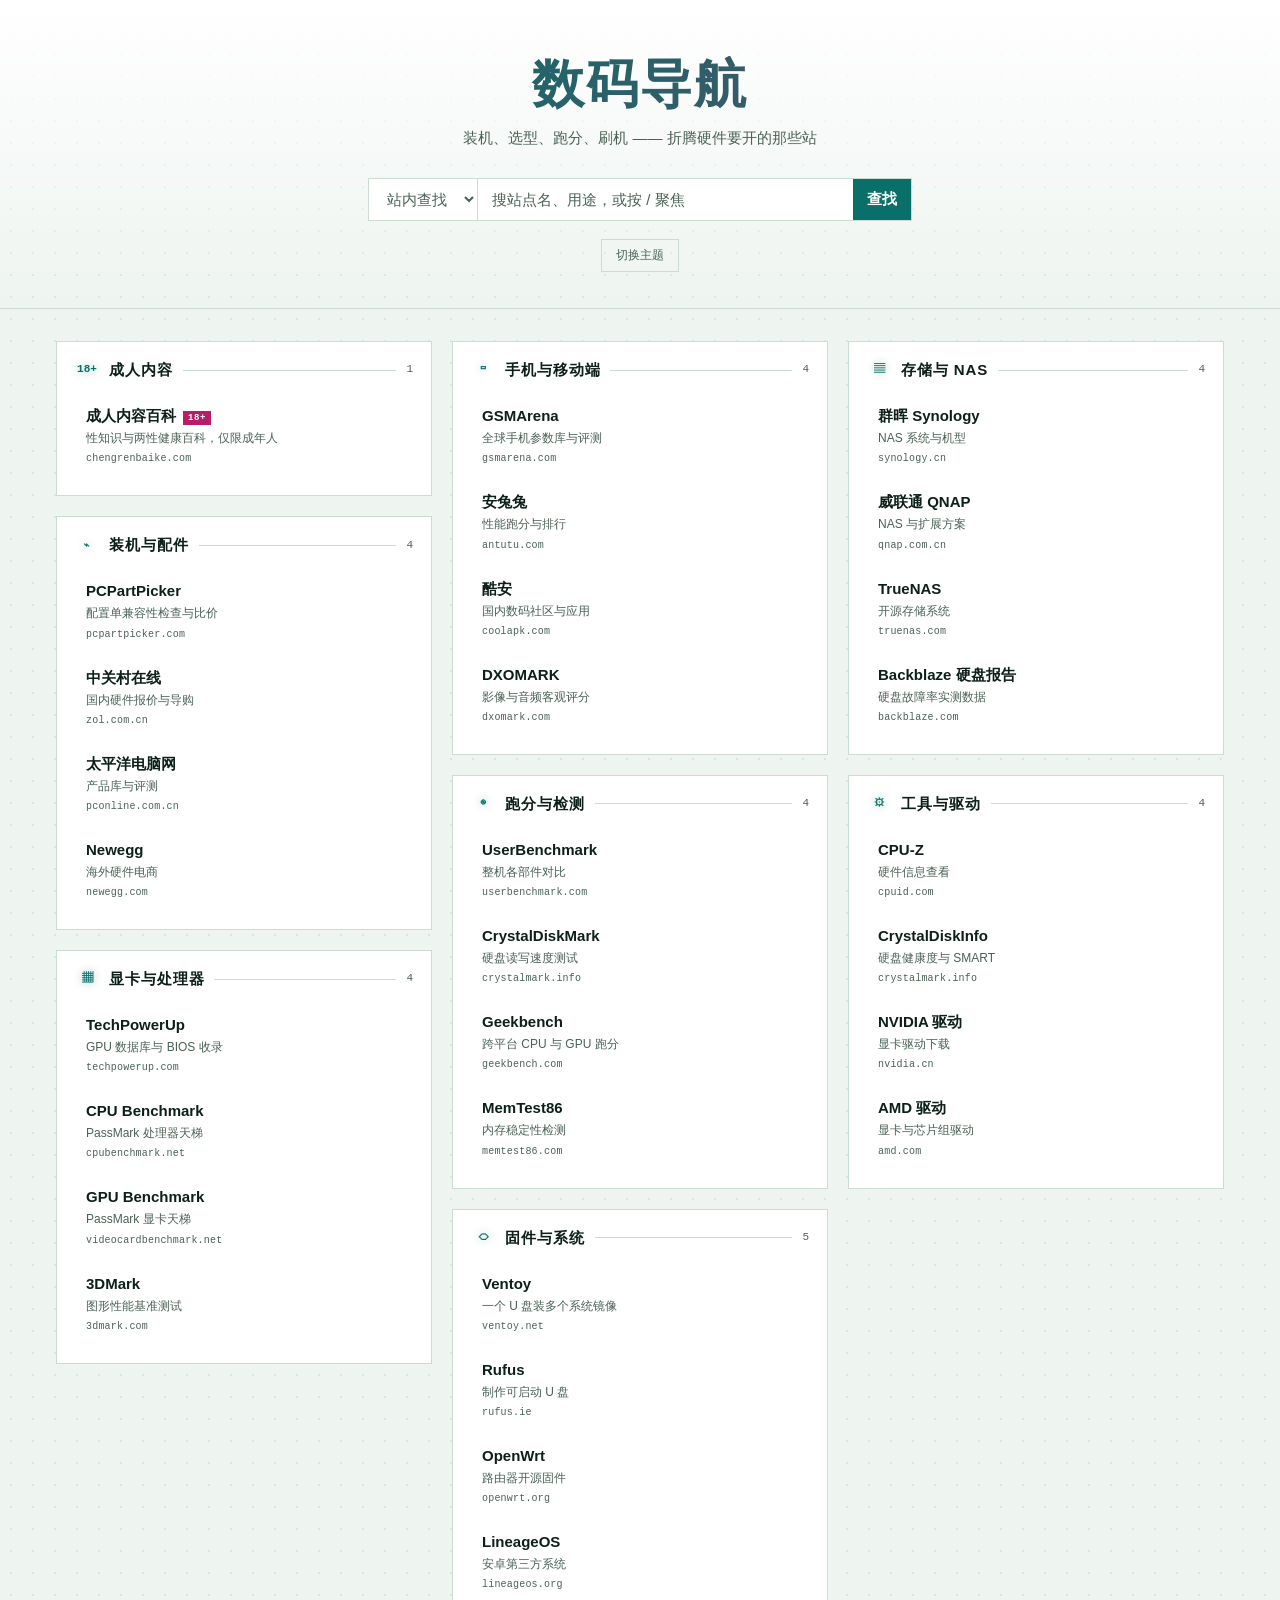
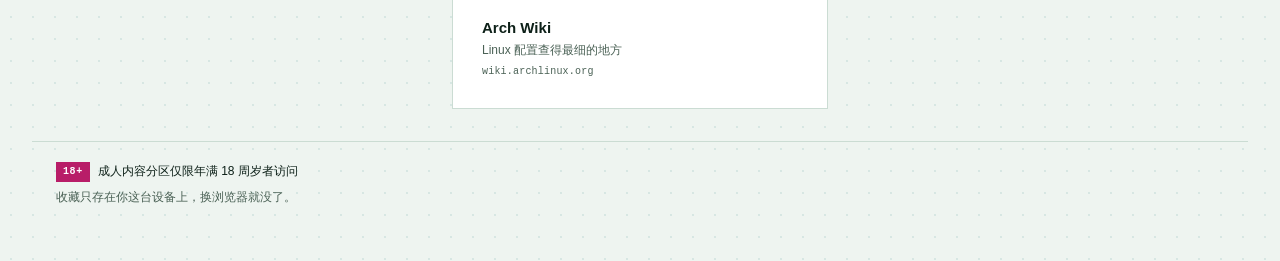
<file: index.html>
<!doctype html>
<html lang="zh-CN">
<head>
<meta charset="utf-8">
<meta name="viewport" content="width=device-width,initial-scale=1">
<title>数码导航 - 装机、显卡、跑分与固件网址分类</title>
<meta name="description" content="按分类整理的数码硬件网址：装机配件、显卡处理器、手机移动端、跑分检测、固件系统、存储 NAS 与工具驱动，支持站内查找和本地收藏。含成人内容分区，仅限 18 周岁及以上访问。">

<!-- ↓ 镜像站取消这一行注释，主力站保持注释。详见 README.md
     只开 noindex,follow。别再加 canonical：两个信号矛盾，
     canonical 会把 noindex 一并传过去。 -->
<!-- <meta name="robots" content="noindex,follow"> -->

<meta property="og:type" content="website">
<meta property="og:locale" content="zh_CN">
<meta property="og:title" content="数码导航 - 装机、显卡、跑分与固件网址分类">
<meta property="og:description" content="装机、显卡、手机、跑分、固件与 NAS 的分类网址，支持站内查找和本地收藏。">
<!-- no-referrer 而不是 no-referrer-when-downgrade：
     后者会把完整来源网址发给目标站，成人条目那一条尤其不该这样。 -->
<meta name="referrer" content="no-referrer">
<link rel="stylesheet" href="style.css">
<script>
  /* 兜底卡默认不显示。脚本放在 body 末尾，慢速连接下浏览器会先
     把它画出来——正常加载却看到「没能加载完整」是误判。
     这里等 4 秒，到时候 app.js 还没启动才揭开。 */
  setTimeout(function () {
    var h = document.documentElement;
    if (h.className.indexOf('js-ok') === -1) h.className += ' boot-show';
  }, 4000);
</script>
</head>
<body>

<!-- 脚本没起来时的兜底。app.js 一启动就会把它藏掉。 -->
<div class="boot">
  <h2>页面没能加载完整</h2>
  <p>刷新一下通常就好。如果反复这样，可能是拦截插件挡掉了本页的脚本。</p>
</div>

<noscript>
  <!-- 禁用 JS 时上面那个 setTimeout 也不会跑，所以 .boot 一直是
       隐藏的；这一张用 .ns 单独揭开，不会和它叠成两张卡片。 -->
  <div class="boot ns">
    <h2>需要开启 JavaScript</h2>
    <p>本页的分类与查找功能依赖脚本。</p>
  </div>
  <style>.boot.ns { display: block; }</style>
</noscript>

<div id="shell" class="shell" hidden>

  <header class="hero">
    <div class="hero-in">
      <h1 class="title" id="brand-name">数码导航</h1>
      <p class="lede" id="brand-tag"></p>

      <form id="find-form" class="find" role="search">
        <label class="sr-only" for="engine">查找方式</label>
        <select id="engine">
          <option value="local">站内查找</option>
          <option value="baidu">百度</option>
          <option value="bing">Bing</option>
          <option value="google">Google</option>
        </select>
        <label class="sr-only" for="find">关键词</label>
        <input id="find" type="search" placeholder="搜站点名、用途，或按 / 聚焦" autocomplete="off" spellcheck="false">
        <button type="submit">查找</button>
      </form>

      <!-- aria-label 必须包含可见文字「切换主题」，
           否则语音控制念可见文字匹配不上（WCAG 2.5.3）。 -->
      <button type="button" id="theme" class="theme" aria-label="切换主题">切换主题</button>
    </div>
  </header>

  <main class="main">
    <!-- 多列瀑布流：每个分类是一块独立模块，由 CSS columns 自动排布 -->
    <div id="groups" class="flow"></div>
    <p id="empty" class="empty" role="status" hidden></p>
  </main>

  <footer class="foot">
    <p class="foot-age"><span class="mark">18+</span> 成人内容分区仅限年满 18 周岁者访问</p>
    <p class="foot-note" id="foot-note"></p>
  </footer>
</div>

<!-- 成人条目的点击确认。只拦那一条，其余链接照常直达。 -->
<div id="ask" class="ask" role="dialog" aria-modal="true" aria-labelledby="ask-title" hidden>
  <div class="ask-panel">
    <p class="mark-row"><span class="mark">18+</span></p>
    <h2 id="ask-title">这是成人内容</h2>
    <p class="ask-body">你正要打开 <span id="ask-name"></span>，内容面向成年人。请确认你已满 18 周岁。</p>
    <div class="ask-actions">
      <button type="button" id="ask-ok" class="btn">我已满 18 周岁，继续</button>
      <button type="button" id="ask-no" class="btn btn-quiet">取消</button>
    </div>
    <p class="ask-fine">确认结果只存在这台设备的浏览器里，下次不再询问。</p>
  </div>
</div>

<script src="sites.js"></script>
<script src="app.js"></script>
</body>
</html>
</file>
<file: style.css>
/* 数码导航 ---------------------------------------------------
   第七套视觉与模板，比前六套都张扬，但花在有来由的地方：
   取「电路板丝印」的语汇 —— 深 PCB 绿底、走线与焊盘、
   青色丝印、RGB 灯效的青品双色。

   全站只有三处"花哨"，各自有理由：
     1. 标题用青→品渐变（全站唯一一处渐变）
     2. 分类头是一个发光焊盘 + 向右延伸的走线
     3. 悬停是灯效辉光，不是通用的灰色投影

   等宽字只用在域名和计数这类"规格"信息上 —— 硬件站的
   参数表本来就长这样，不是拿来当装饰。

   前六套：深李木墨+黄铜+宋体 / 冷灰+正红+黑体重字 /
   深靛蓝+青绿+左侧栏 / 浅暖+浓紫+顶部条 /
   浅绿白+深绿+标签页 / 深夜航蓝+电光蓝+details 折叠。 */

:root {
  color-scheme: dark light;

  --ground: #08130E;
  --panel:  #0F2018;
  --raise:  #143024;
  --ink:    #E8F2EA;
  --muted:  #93AC9D;
  --line:   #1E4232;
  --accent: #2FE4D8;
  --on-accent: #042019;
  --hot:    #FF5BA8;
  --on-hot: #220616;
  --dot:    rgba(47, 228, 216, .09);
  /* 辉光要跟着主题走，写死的话浅色模式下会是深色模式那个青 */
  --glow:   rgba(47, 228, 216, .55);
  --glow-soft: rgba(47, 228, 216, .18);

  --sans: "PingFang SC", "Microsoft YaHei", "Hiragino Sans GB", "Noto Sans SC", sans-serif;
  --mono: ui-monospace, SFMono-Regular, "Cascadia Mono", Consolas, "Liberation Mono", monospace;
}

/* JS 被拦时 data-theme 不会被设上。没有这段的话，浅色系统用户
   会拿到深色配色，而 UA 信了 color-scheme 把滚动条画成浅色。
   404.html 里本来就有这段，两边要一致。 */
@media (prefers-color-scheme: light) {
  :root:not([data-theme]) {
    color-scheme: light;
    --ground: #EEF4F0;
    --panel:  #FFFFFF;
    --raise:  #F4F9F6;
    --ink:    #0D2018;
    --muted:  #4A6155;
    --line:   #CBDCD3;
    --accent: #097069;
    --on-accent: #FFFFFF;
    --hot:    #B81D68;
    --on-hot: #FFFFFF;
    --dot:    rgba(9, 112, 105, .10);
    --glow:   rgba(9, 112, 105, .45);
    --glow-soft: rgba(9, 112, 105, .16);
  }
}

[data-theme="dark"] { color-scheme: dark; }

[data-theme="light"] {
  color-scheme: light;
  --ground: #EEF4F0;
  --panel:  #FFFFFF;
  --raise:  #F4F9F6;
  --ink:    #0D2018;
  --muted:  #4A6155;
  --line:   #CBDCD3;
  --accent: #097069;
  --on-accent: #FFFFFF;
  --hot:    #B81D68;
  --on-hot: #FFFFFF;
  --dot:    rgba(9, 112, 105, .10);
  --glow:   rgba(9, 112, 105, .45);
  --glow-soft: rgba(9, 112, 105, .16);
}

*, *::before, *::after { box-sizing: border-box; }

html { -webkit-text-size-adjust: 100%; }

body {
  margin: 0;
  background: var(--ground);
  /* 丝印网点：是纹理，不是装饰性渐变洗底 */
  background-image: radial-gradient(var(--dot) 1px, transparent 1px);
  background-size: 22px 22px;
  color: var(--ink);
  font-family: var(--sans);
  font-size: 16px;
  line-height: 1.6;
}

a { color: inherit; text-decoration: none; }

.sr-only {
  position: absolute; width: 1px; height: 1px;
  margin: -1px; padding: 0; overflow: hidden;
  clip: rect(0 0 0 0); white-space: nowrap; border: 0;
}

:focus-visible { outline: 2px solid var(--accent); outline-offset: 2px; }

/* 凡是会被 JS 切 hidden 的元素都显式写：作者样式里的 display
   会压过浏览器默认的 [hidden]{display:none}。 */
.shell[hidden], .mod[hidden], .item[hidden],
.empty[hidden], .ask[hidden] { display: none; }

/* 报头 ------------------------------------------------------ */

.hero {
  border-bottom: 1px solid var(--line);
  background: linear-gradient(180deg, var(--panel), transparent);
}

.hero-in { max-width: 76rem; margin: 0 auto; padding: 3.5rem 1.5rem 2.25rem; text-align: center; }

/* 全站唯一一处渐变。文字渐变在不支持 background-clip 的引擎上
   会退回 --ink 的实色，不会变成不可见的透明字。 */
.title {
  font-size: clamp(2.25rem, 7vw, 3.25rem);
  font-weight: 800;
  letter-spacing: .04em;
  line-height: 1.08;
  margin: 0;
  color: var(--ink);
}

@supports (background-clip: text) or (-webkit-background-clip: text) {
  .title {
    /* 停靠点不能把青色拉太长：中文标题只有几个字，
       35% 的保持区会把品红端整个挤掉，看着就是一行纯青字 */
    background: linear-gradient(100deg, var(--accent) 5%, var(--hot) 95%);
    -webkit-background-clip: text;
    background-clip: text;
    color: transparent;
  }
}

.lede { margin: .875rem 0 1.75rem; font-size: .9375rem; color: var(--muted); }

.find {
  display: flex;
  max-width: 34rem;
  margin: 0 auto;
  border: 1px solid var(--line);
  background: var(--panel);
  text-align: left;
}

.find:focus-within { border-color: var(--accent); box-shadow: 0 0 0 3px var(--glow-soft); }

.find select, .find input, .find button {
  font-family: inherit;
  font-size: .9375rem;
  border: 0;
  background: transparent;
  color: var(--ink);
  padding: .6875rem .875rem;
}

.find select { flex: none; border-right: 1px solid var(--line); color: var(--muted); cursor: pointer; }
.find input { flex: 1 1 auto; min-width: 0; }
.find input::placeholder { color: var(--muted); }

.find button {
  flex: none;
  background: var(--accent);
  color: var(--on-accent);
  font-weight: 700;
  cursor: pointer;
}

.theme {
  margin-top: 1.125rem;
  font-family: var(--mono);
  font-size: .75rem;
  padding: .4375rem .875rem;
  border: 1px solid var(--line);
  background: transparent;
  color: var(--muted);
  cursor: pointer;
  transition: color .16s ease, border-color .16s ease;
}

.theme:hover { color: var(--accent); border-color: var(--accent); }

/* 多列瀑布流 ------------------------------------------------ */

.main { max-width: 76rem; margin: 0 auto; padding: 2rem 1.5rem; }

.flow { columns: 3; column-gap: 1.25rem; }

@media (max-width: 68rem) { .flow { columns: 2; } }
@media (max-width: 42rem) { .flow { columns: 1; } }

.mod {
  break-inside: avoid;
  -webkit-column-break-inside: avoid;
  page-break-inside: avoid;
  background: var(--panel);
  border: 1px solid var(--line);
  margin: 0 0 1.25rem;
  padding: 1rem 1.125rem 1.125rem;
}

/* 分类头：一个发光焊盘，一条向右延伸的走线 */

.mod-head {
  display: flex;
  align-items: center;
  gap: .625rem;
  margin-bottom: .75rem;
}

/* 角标本身就是发光的丝印字符，不再额外画一个纯装饰的焊盘点 ——
   sites.js 的第二列是角标，渲染出来才对得上数据格式的说明。 */
.glyph {
  flex: none;
  min-width: 1.5rem;
  text-align: center;
  font-family: var(--mono);
  font-size: .6875rem;
  font-weight: 700;
  color: var(--accent);
  text-shadow: 0 0 8px var(--glow);
}

.mod-head h2 { font-size: .9375rem; font-weight: 700; letter-spacing: .06em; margin: 0; }

.trace { flex: 1 1 auto; height: 1px; background: var(--line); min-width: .75rem; }

.tally { flex: none; font-family: var(--mono); font-size: .6875rem; color: var(--muted); }

/* 条目 ------------------------------------------------------ */

.item { position: relative; }
.item + .item { margin-top: .1875rem; }

.item-link {
  display: block;
  padding: .5625rem 2rem .5625rem .625rem;
  border: 1px solid transparent;
  transition: border-color .16s ease, background .16s ease, box-shadow .16s ease;
}

.item-link:hover, .item-link:focus-visible {
  background: var(--raise);
  border-color: var(--accent);
  box-shadow: 0 0 12px var(--glow-soft);
}

.item-name { display: block; font-size: .9375rem; font-weight: 600; }
.item-note { display: block; margin-top: .0625rem; font-size: .75rem; color: var(--muted); }

.item-host {
  display: block;
  margin-top: .1875rem;
  font-family: var(--mono);
  font-size: .625rem;
  color: var(--muted);
  letter-spacing: .02em;
  overflow: hidden;
  text-overflow: ellipsis;
  white-space: nowrap;
}

.item-link:hover .item-name,
.item-link:focus-visible .item-name { color: var(--accent); }

/* 18+ 用品红实色：全站第二个颜色只对应这一件事 */
.item-badge {
  display: inline-block;
  margin-left: .4375rem;
  padding: 0 .3125rem;
  background: var(--hot);
  color: var(--on-hot);
  font-family: var(--mono);
  font-size: .5625rem;
  font-weight: 700;
  letter-spacing: .06em;
  vertical-align: .12em;
}

/* 收藏星 */

.star {
  position: absolute;
  top: .4375rem;
  right: .1875rem;
  width: 1.625rem;
  height: 1.625rem;
  padding: 0;
  border: 0;
  background: transparent;
  color: var(--muted);
  font-size: .9375rem;
  line-height: 1;
  cursor: pointer;
  opacity: 0;
  transition: opacity .16s ease, color .16s ease;
}

.item:hover .star,
.star:focus-visible,
.star[aria-pressed="true"] { opacity: 1; }

.star:hover, .star[aria-pressed="true"] { color: var(--accent); }

/* 触屏没有 hover，星标会一直全透明，收藏功能等于不存在 */
@media (hover: none) { .star { opacity: .55; } }

/* 空结果 / 兜底 --------------------------------------------- */

.empty, .boot, .notice {
  background: var(--panel);
  border: 1px solid var(--line);
  padding: 1.5rem 1.25rem;
  font-size: .9375rem;
  color: var(--muted);
  margin: 0;
}

.boot, .notice { max-width: 26rem; margin: 4rem auto; }
.notice { max-width: none; margin: 0; }

/* 兜底卡默认不显示，由 index.html 里的 4 秒定时器揭开 ——
   否则慢速加载时它会先被画出来，把正常加载误报成失败。
   .notice 是 JS 注入的提示框，类名必须和 .boot 不同，
   同名的话刚创建就会被这里的隐藏规则藏掉，兜底等于白写。 */
.boot { display: none; }
.boot-show .boot { display: block; }
.js-ok .boot { display: none; }

.boot h2, .notice h2 { font-size: 1.25rem; font-weight: 700; color: var(--ink); margin: 0 0 .5rem; }
.boot p, .notice p { margin: 0; font-size: .875rem; }

/* 页脚 ------------------------------------------------------ */

.foot {
  max-width: 76rem;
  margin: 0 auto;
  padding: 1.25rem 1.5rem 3rem;
  border-top: 1px solid var(--line);
  font-size: .75rem;
  color: var(--muted);
}

.foot p { margin: 0 0 .375rem; }
.foot-age { display: flex; align-items: center; gap: .5rem; color: var(--ink); }

.mark {
  padding: .125rem .4375rem;
  background: var(--hot);
  color: var(--on-hot);
  font-family: var(--mono);
  font-size: .625rem;
  font-weight: 700;
  letter-spacing: .06em;
}

/* 成人条目的点击确认 ---------------------------------------- */

.ask {
  position: fixed;
  inset: 0;
  z-index: 20;
  display: flex;
  align-items: flex-start;
  justify-content: center;
  /* 必须能滚：矮视口下面板会被切掉，按钮就点不着了 */
  overflow: auto;
  padding: 1.5rem;
  background: rgba(3, 9, 6, .85);
}

.ask-panel {
  width: 100%;
  max-width: 26rem;
  margin: auto;
  background: var(--panel);
  border: 1px solid var(--line);
  border-top: 3px solid var(--hot);
  padding: 1.625rem 1.5rem 1.375rem;
}

.mark-row { margin: 0 0 .875rem; }
.ask-panel h2 { font-size: 1.375rem; font-weight: 700; margin: 0 0 .5rem; }
.ask-body { font-size: .9375rem; margin: 0 0 1.25rem; }
.ask-body span { font-weight: 600; }
.ask-actions { display: flex; flex-wrap: wrap; gap: .625rem; margin-bottom: .875rem; }

.btn {
  font-family: inherit;
  font-size: .875rem;
  font-weight: 700;
  padding: .625rem 1.125rem;
  background: var(--accent);
  color: var(--on-accent);
  border: 1px solid var(--accent);
  cursor: pointer;
}

.btn:hover { opacity: .88; }

.btn-quiet {
  background: transparent;
  color: var(--muted);
  border-color: var(--line);
  font-weight: 400;
}

.btn-quiet:hover { opacity: 1; color: var(--ink); border-color: var(--ink); }
.ask-fine { font-family: var(--mono); font-size: .625rem; color: var(--muted); margin: 0; }

/* 载入时的那一下 -------------------------------------------- */

@keyframes sweep {
  from { background-position: 120% 0; }
  to   { background-position: 0 0; }
}

@supports (background-clip: text) or (-webkit-background-clip: text) {
  .title { background-size: 220% 100%; animation: sweep .9s ease-out both; }
}

@media (prefers-reduced-motion: reduce) {
  *, *::before, *::after { animation: none !important; transition-duration: .01ms !important; }
}
</file>
